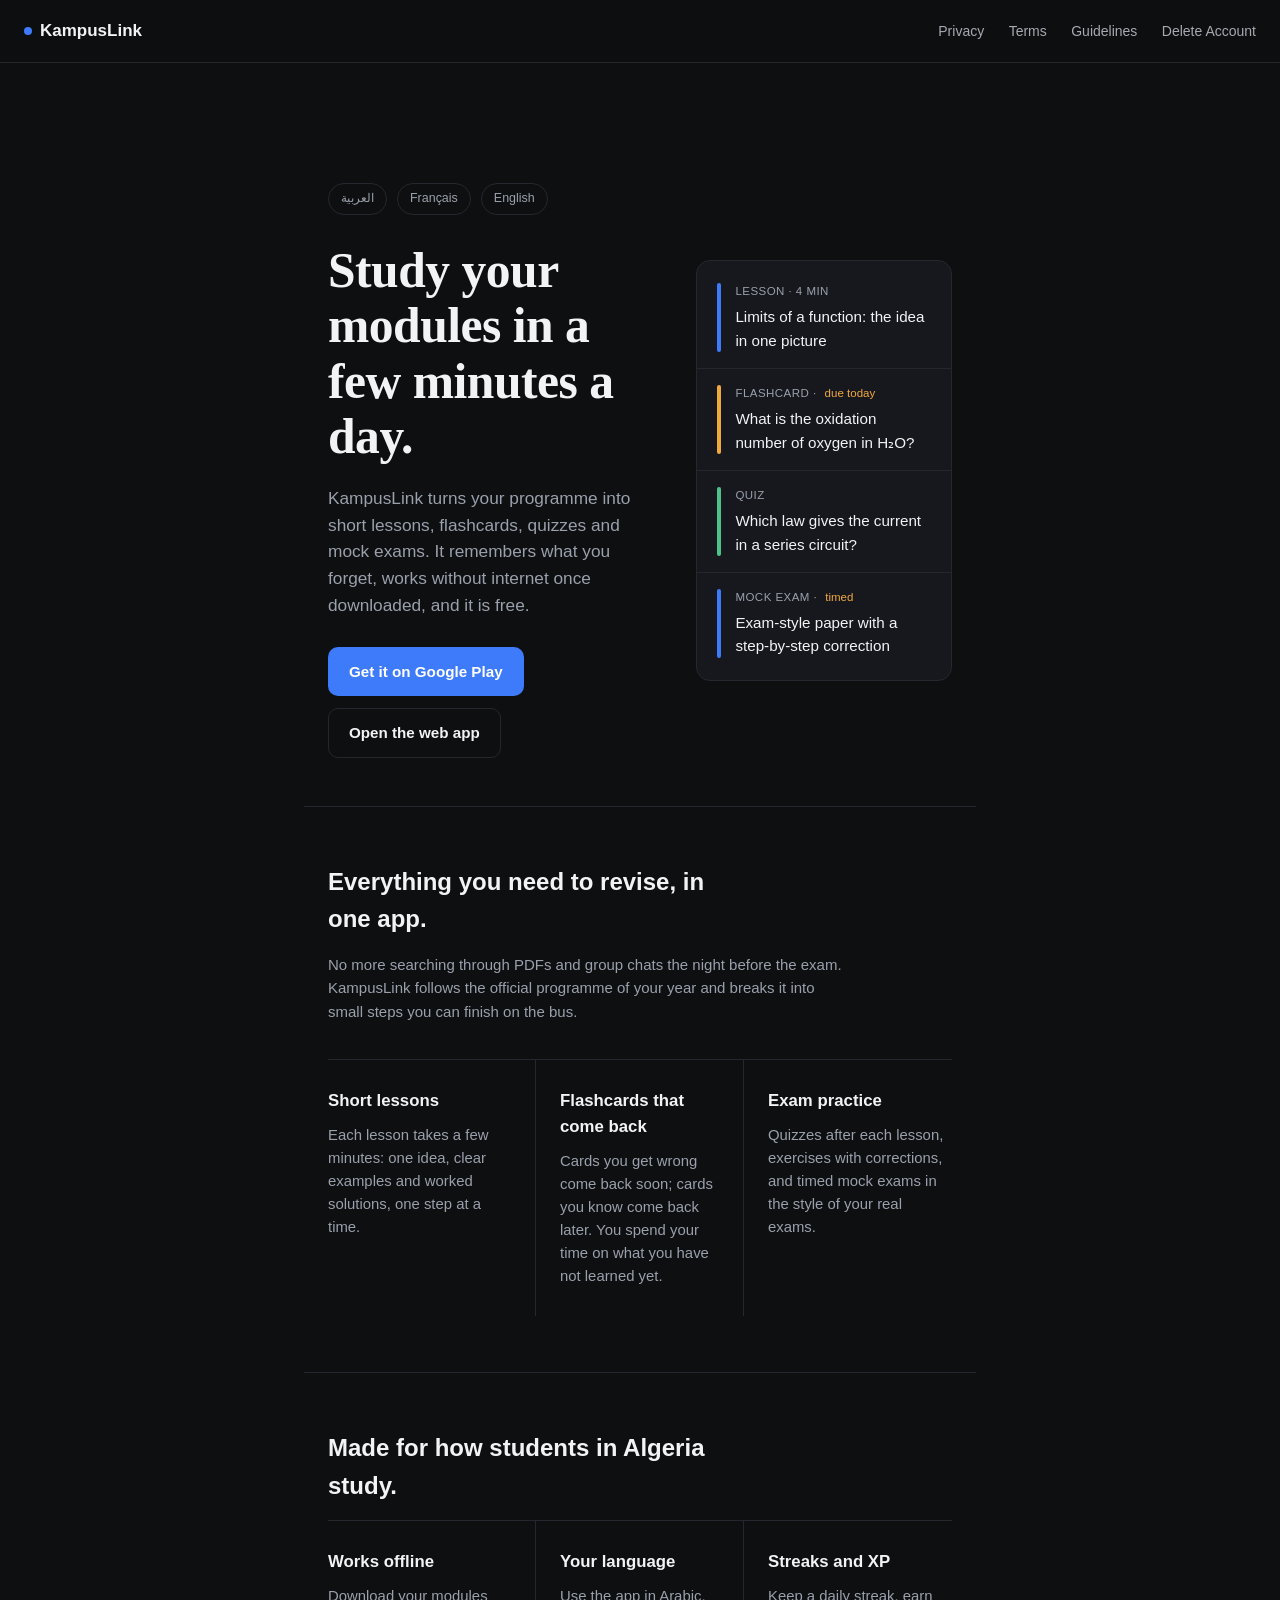
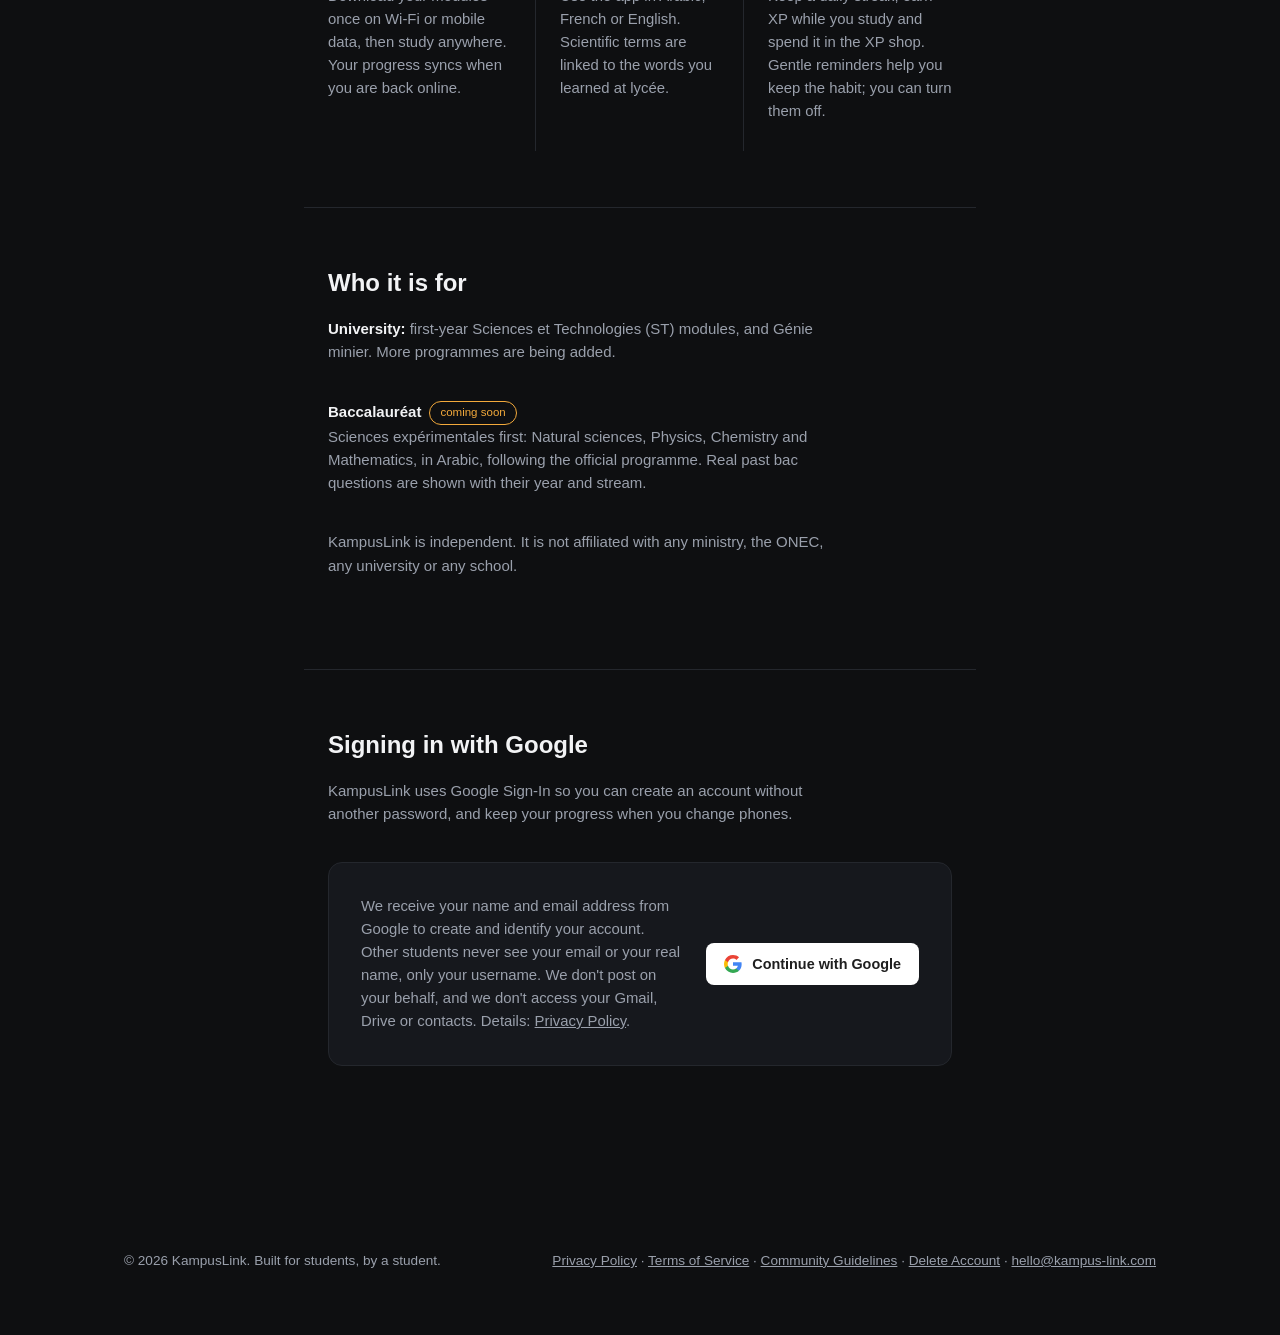
<file: index.html>
<!DOCTYPE html>
<html lang="en">
<head>
<meta charset="UTF-8">
<meta name="viewport" content="width=device-width, initial-scale=1.0">
<title>KampusLink — Short lessons, flashcards and real exam practice for students in Algeria</title>
<meta name="description" content="KampusLink is a free study app for students in Algeria: short lessons, flashcards that come back at the right time, quizzes and mock exams. Works offline, in Arabic, French and English.">
<link rel="stylesheet" href="styles.css">
<style>
  :root{
    --ink:#0E0F11;
    --panel:#16181D;
    --panel-line:#24272D;
    --blue:#3E7BFA;
    --amber:#F2A93B;
    --text:#F2F3F5;
    --muted:#9AA0AC;
  }
  *{box-sizing:border-box;}
  body{
    background:var(--ink);
    color:var(--text);
    font-family:'Inter',-apple-system,BlinkMacSystemFont,'Segoe UI',sans-serif;
    margin:0;
    line-height:1.55;
  }
  .kl-headline{
    font-family:Georgia,'Iowan Old Style','Times New Roman',serif;
    font-weight:600;
    letter-spacing:-0.01em;
  }
  a{color:inherit;}
  .kl-hero{
    max-width:1080px;
    margin:0 auto;
    padding:72px 24px 48px;
    display:grid;
    grid-template-columns:1.1fr 0.9fr;
    gap:56px;
    align-items:center;
  }
  .kl-hero h1{
    font-size:clamp(2.1rem,4.2vw,3.1rem);
    line-height:1.12;
    margin:0 0 20px;
  }
  .kl-hero p.lede{
    font-size:1.08rem;
    color:var(--muted);
    max-width:46ch;
    margin:0 0 28px;
  }
  .kl-langs{
    display:flex;
    gap:10px;
    margin-bottom:28px;
  }
  .kl-langs span{
    font-size:0.78rem;
    color:var(--muted);
    border:1px solid var(--panel-line);
    border-radius:999px;
    padding:5px 12px;
  }
  .kl-cta-row{display:flex;flex-wrap:wrap;gap:12px;}
  .kl-btn{
    display:inline-flex;
    align-items:center;
    gap:8px;
    padding:12px 20px;
    border-radius:10px;
    font-weight:600;
    font-size:0.95rem;
    text-decoration:none;
    border:1px solid transparent;
  }
  .kl-btn.primary{background:var(--blue);color:#fff;}
  .kl-btn.ghost{border-color:var(--panel-line);color:var(--text);}

  /* "front page" feed mockup */
  .kl-feed{
    background:var(--panel);
    border:1px solid var(--panel-line);
    border-radius:14px;
    padding:6px 0;
    overflow:hidden;
  }
  .kl-feed-item{
    display:grid;
    grid-template-columns:4px 1fr;
    gap:14px;
    padding:16px 20px;
    border-bottom:1px solid var(--panel-line);
  }
  .kl-feed-item:last-child{border-bottom:none;}
  .kl-feed-bar{border-radius:3px;}
  .kl-feed-item.news .kl-feed-bar{background:var(--blue);}
  .kl-feed-item.community .kl-feed-bar{background:var(--amber);}
  .kl-feed-item.market .kl-feed-bar{background:#4CC38A;}
  .kl-soon{display:inline-block;font-size:0.72rem;color:var(--amber);border:1px solid var(--amber);border-radius:999px;padding:2px 10px;margin-left:8px;vertical-align:middle;}
  .kl-feed-tag{
    font-size:0.72rem;
    color:var(--muted);
    text-transform:uppercase;
    letter-spacing:0.04em;
    margin-bottom:4px;
    display:flex;
    gap:8px;
    align-items:center;
  }
  .kl-feed-tag .trust{
    color:var(--amber);
    text-transform:none;
    letter-spacing:0;
  }
  .kl-feed-title{font-size:0.95rem;color:var(--text);}

  section.kl-block{
    max-width:1080px;
    margin:0 auto;
    padding:56px 24px;
    border-top:1px solid var(--panel-line);
  }
  section.kl-block h2{
    font-size:1.5rem;
    max-width:30ch;
    margin:0 0 16px;
  }
  section.kl-block > p.intro{
    color:var(--muted);
    max-width:62ch;
    margin:0 0 36px;
  }

  .kl-pillars{
    display:grid;
    grid-template-columns:repeat(3,1fr);
    gap:0;
    border-top:1px solid var(--panel-line);
  }
  .kl-pillar{
    padding:28px 24px 28px 0;
    border-right:1px solid var(--panel-line);
  }
  .kl-pillar:last-child{border-right:none;padding-right:0;}
  .kl-pillar:not(:first-child){padding-left:24px;}
  .kl-pillar h3{margin:0 0 10px;font-size:1.05rem;}
  .kl-pillar p{margin:0;color:var(--muted);font-size:0.93rem;}

  .kl-signin{
    background:var(--panel);
    border:1px solid var(--panel-line);
    border-radius:14px;
    padding:32px;
    display:grid;
    grid-template-columns:1fr auto;
    gap:24px;
    align-items:center;
  }
  .kl-signin p{margin:0;color:var(--muted);max-width:52ch;font-size:0.93rem;}
  .kl-google-btn{
    display:inline-flex;
    align-items:center;
    gap:10px;
    background:#fff;
    color:#1F1F1F;
    padding:10px 18px;
    border-radius:8px;
    font-weight:600;
    font-size:0.9rem;
    white-space:nowrap;
  }

  footer.kl-foot{
    max-width:1080px;
    margin:0 auto;
    padding:32px 24px 64px;
    display:flex;
    justify-content:space-between;
    flex-wrap:wrap;
    gap:12px;
    color:var(--muted);
    font-size:0.85rem;
  }
  footer.kl-foot a{text-decoration:underline;}

  @media (max-width:760px){
    .kl-hero{grid-template-columns:1fr;padding-top:48px;}
    .kl-pillars{grid-template-columns:1fr;}
    .kl-pillar{border-right:none;border-bottom:1px solid var(--panel-line);padding:24px 0;}
    .kl-pillar:not(:first-child){padding-left:0;}
    .kl-signin{grid-template-columns:1fr;}
  }
</style>
</head>
<body>

<header>
  <a href="/" class="logo"><span class="dot"></span>KampusLink</a>
  <nav>
    <a href="privacy.html">Privacy</a>
    <a href="terms.html">Terms</a>
    <a href="community-guidelines.html">Guidelines</a>
    <a href="delete-account.html">Delete Account</a>
  </nav>
</header>

<main>

  <section class="kl-hero">
    <div>
      <div class="kl-langs">
        <span>العربية</span>
        <span>Français</span>
        <span>English</span>
      </div>
      <h1 class="kl-headline">Study your modules in a few minutes a day.</h1>
      <p class="lede">KampusLink turns your programme into short lessons, flashcards, quizzes and mock exams. It remembers what you forget, works without internet once downloaded, and it is free.</p>
      <div class="kl-cta-row">
        <a href="https://play.google.com/store/apps/details?id=com.kampuslink.kampuslink" class="kl-btn primary">Get it on Google Play</a>
        <a href="https://kampus-link.com" class="kl-btn ghost">Open the web app</a>
      </div>
    </div>

    <div class="kl-feed" aria-hidden="true">
      <div class="kl-feed-item news">
        <div class="kl-feed-bar"></div>
        <div>
          <div class="kl-feed-tag">Lesson · 4 min</div>
          <div class="kl-feed-title">Limits of a function: the idea in one picture</div>
        </div>
      </div>
      <div class="kl-feed-item community">
        <div class="kl-feed-bar"></div>
        <div>
          <div class="kl-feed-tag">Flashcard · <span class="trust">due today</span></div>
          <div class="kl-feed-title">What is the oxidation number of oxygen in H₂O?</div>
        </div>
      </div>
      <div class="kl-feed-item market">
        <div class="kl-feed-bar"></div>
        <div>
          <div class="kl-feed-tag">Quiz</div>
          <div class="kl-feed-title">Which law gives the current in a series circuit?</div>
        </div>
      </div>
      <div class="kl-feed-item news">
        <div class="kl-feed-bar"></div>
        <div>
          <div class="kl-feed-tag">Mock exam · <span class="trust">timed</span></div>
          <div class="kl-feed-title">Exam-style paper with a step-by-step correction</div>
        </div>
      </div>
    </div>
  </section>

  <section class="kl-block" id="what-it-does">
    <h2>Everything you need to revise, in one app.</h2>
    <p class="intro">No more searching through PDFs and group chats the night before the exam. KampusLink follows the official programme of your year and breaks it into small steps you can finish on the bus.</p>

    <div class="kl-pillars">
      <div class="kl-pillar">
        <h3>Short lessons</h3>
        <p>Each lesson takes a few minutes: one idea, clear examples and worked solutions, one step at a time.</p>
      </div>
      <div class="kl-pillar">
        <h3>Flashcards that come back</h3>
        <p>Cards you get wrong come back soon; cards you know come back later. You spend your time on what you have not learned yet.</p>
      </div>
      <div class="kl-pillar">
        <h3>Exam practice</h3>
        <p>Quizzes after each lesson, exercises with corrections, and timed mock exams in the style of your real exams.</p>
      </div>
    </div>
  </section>

  <section class="kl-block">
    <h2>Made for how students in Algeria study.</h2>
    <div class="kl-pillars">
      <div class="kl-pillar">
        <h3>Works offline</h3>
        <p>Download your modules once on Wi-Fi or mobile data, then study anywhere. Your progress syncs when you are back online.</p>
      </div>
      <div class="kl-pillar">
        <h3>Your language</h3>
        <p>Use the app in Arabic, French or English. Scientific terms are linked to the words you learned at lycée.</p>
      </div>
      <div class="kl-pillar">
        <h3>Streaks and XP</h3>
        <p>Keep a daily streak, earn XP while you study and spend it in the XP shop. Gentle reminders help you keep the habit; you can turn them off.</p>
      </div>
    </div>
  </section>

  <section class="kl-block" id="modules">
    <h2>Who it is for</h2>
    <p class="intro"><strong>University:</strong> first-year Sciences et Technologies (ST) modules, and Génie minier. More programmes are being added.</p>
    <p class="intro"><strong>Baccalauréat</strong><span class="kl-soon">coming soon</span><br>Sciences expérimentales first: Natural sciences, Physics, Chemistry and Mathematics, in Arabic, following the official programme. Real past bac questions are shown with their year and stream.</p>
    <p class="intro">KampusLink is independent. It is not affiliated with any ministry, the ONEC, any university or any school.</p>
  </section>

  <section class="kl-block" id="google-sign-in">
    <h2>Signing in with Google</h2>
    <p class="intro">KampusLink uses Google Sign-In so you can create an account without another password, and keep your progress when you change phones.</p>
    <div class="kl-signin">
      <p>We receive your name and email address from Google to create and identify your account. Other students never see your email or your real name, only your username. We don't post on your behalf, and we don't access your Gmail, Drive or contacts. Details: <a href="privacy.html">Privacy Policy</a>.</p>
      <span class="kl-google-btn">
        <svg width="18" height="18" viewBox="0 0 18 18"><path fill="#4285F4" d="M17.64 9.2c0-.64-.06-1.25-.16-1.84H9v3.48h4.84c-.21 1.13-.85 2.09-1.81 2.73v2.27h2.93c1.71-1.58 2.7-3.9 2.7-6.64z"/><path fill="#34A853" d="M9 18c2.43 0 4.47-.8 5.96-2.18l-2.93-2.27c-.81.55-1.85.87-3.03.87-2.33 0-4.3-1.57-5.01-3.68H.96v2.34C2.44 15.98 5.48 18 9 18z"/><path fill="#FBBC05" d="M3.99 10.74A5.4 5.4 0 013.7 9c0-.6.1-1.2.29-1.74V4.92H.96A9 9 0 000 9c0 1.45.35 2.83.96 4.08l3.03-2.34z"/><path fill="#EA4335" d="M9 3.58c1.32 0 2.51.45 3.44 1.35l2.6-2.6C13.46.89 11.43 0 9 0 5.48 0 2.44 2.02.96 4.92l3.03 2.34C4.7 5.15 6.67 3.58 9 3.58z"/></svg>
        Continue with Google
      </span>
    </div>
  </section>

</main>

<footer class="kl-foot">
  <span>© 2026 KampusLink. Built for students, by a student.</span>
  <span>
    <a href="privacy.html">Privacy Policy</a> ·
    <a href="terms.html">Terms of Service</a> ·
    <a href="community-guidelines.html">Community Guidelines</a> ·
    <a href="delete-account.html">Delete Account</a> ·
    <a href="mailto:hello@kampus-link.com">hello@kampus-link.com</a>
  </span>
</footer>

</body>
</html>
</file>
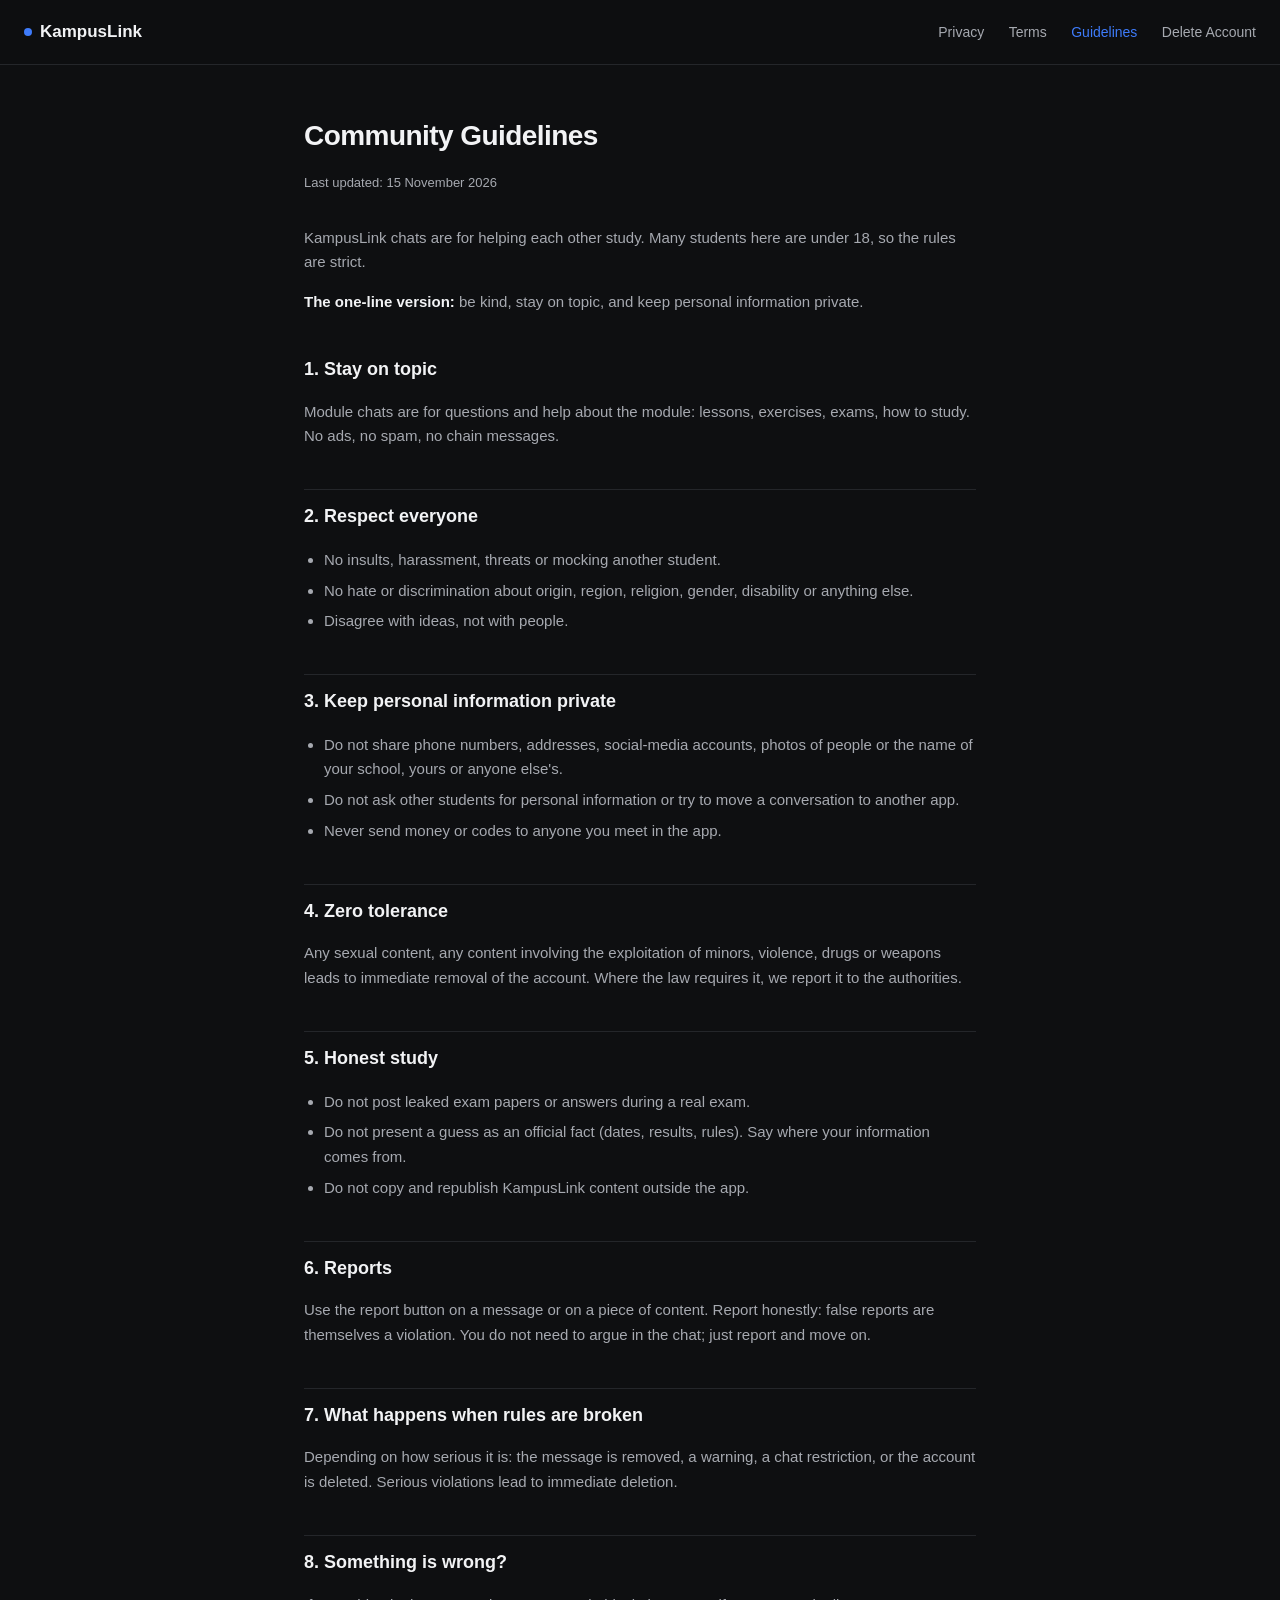
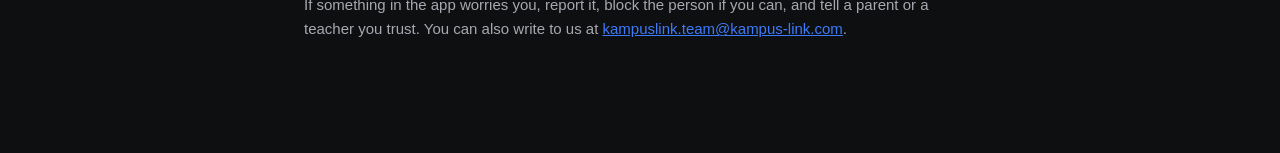
<file: community-guidelines.html>
<!DOCTYPE html>
<html lang="en">
<head>
<meta charset="UTF-8">
<meta name="viewport" content="width=device-width, initial-scale=1.0">
<title>Community Guidelines — KampusLink</title>
<link rel="stylesheet" href="styles.css">
</head>
<body>
<header>
  <a href="/" class="logo"><span class="dot"></span>KampusLink</a>
  <nav>
    <a href="privacy.html">Privacy</a>
    <a href="terms.html">Terms</a>
    <a href="community-guidelines.html" class="active">Guidelines</a>
    <a href="delete-account.html">Delete Account</a>
  </nav>
</header>
<main>
  <h1>Community Guidelines</h1>
  <p class="updated">Last updated: 15 November 2026</p>

  <p>KampusLink chats are for helping each other study. Many students here are under 18, so the rules are strict.</p>
  <p><strong>The one-line version:</strong> be kind, stay on topic, and keep personal information private.</p>

  <h2>1. Stay on topic</h2>
  <p>Module chats are for questions and help about the module: lessons, exercises, exams, how to study. No ads, no spam, no chain messages.</p>

  <h2>2. Respect everyone</h2>
  <ul>
    <li>No insults, harassment, threats or mocking another student.</li>
    <li>No hate or discrimination about origin, region, religion, gender, disability or anything else.</li>
    <li>Disagree with ideas, not with people.</li>
  </ul>

  <h2>3. Keep personal information private</h2>
  <ul>
    <li>Do not share phone numbers, addresses, social-media accounts, photos of people or the name of your school, yours or anyone else's.</li>
    <li>Do not ask other students for personal information or try to move a conversation to another app.</li>
    <li>Never send money or codes to anyone you meet in the app.</li>
  </ul>

  <h2>4. Zero tolerance</h2>
  <p>Any sexual content, any content involving the exploitation of minors, violence, drugs or weapons leads to immediate removal of the account. Where the law requires it, we report it to the authorities.</p>

  <h2>5. Honest study</h2>
  <ul>
    <li>Do not post leaked exam papers or answers during a real exam.</li>
    <li>Do not present a guess as an official fact (dates, results, rules). Say where your information comes from.</li>
    <li>Do not copy and republish KampusLink content outside the app.</li>
  </ul>

  <h2>6. Reports</h2>
  <p>Use the report button on a message or on a piece of content. Report honestly: false reports are themselves a violation. You do not need to argue in the chat; just report and move on.</p>

  <h2>7. What happens when rules are broken</h2>
  <p>Depending on how serious it is: the message is removed, a warning, a chat restriction, or the account is deleted. Serious violations lead to immediate deletion.</p>

  <h2>8. Something is wrong?</h2>
  <p>If something in the app worries you, report it, block the person if you can, and tell a parent or a teacher you trust. You can also write to us at <a href="mailto:hello@kampus-link.com">kampuslink.team@kampus-link.com</a>.</p>

</main>
</body>
</html>
</file>
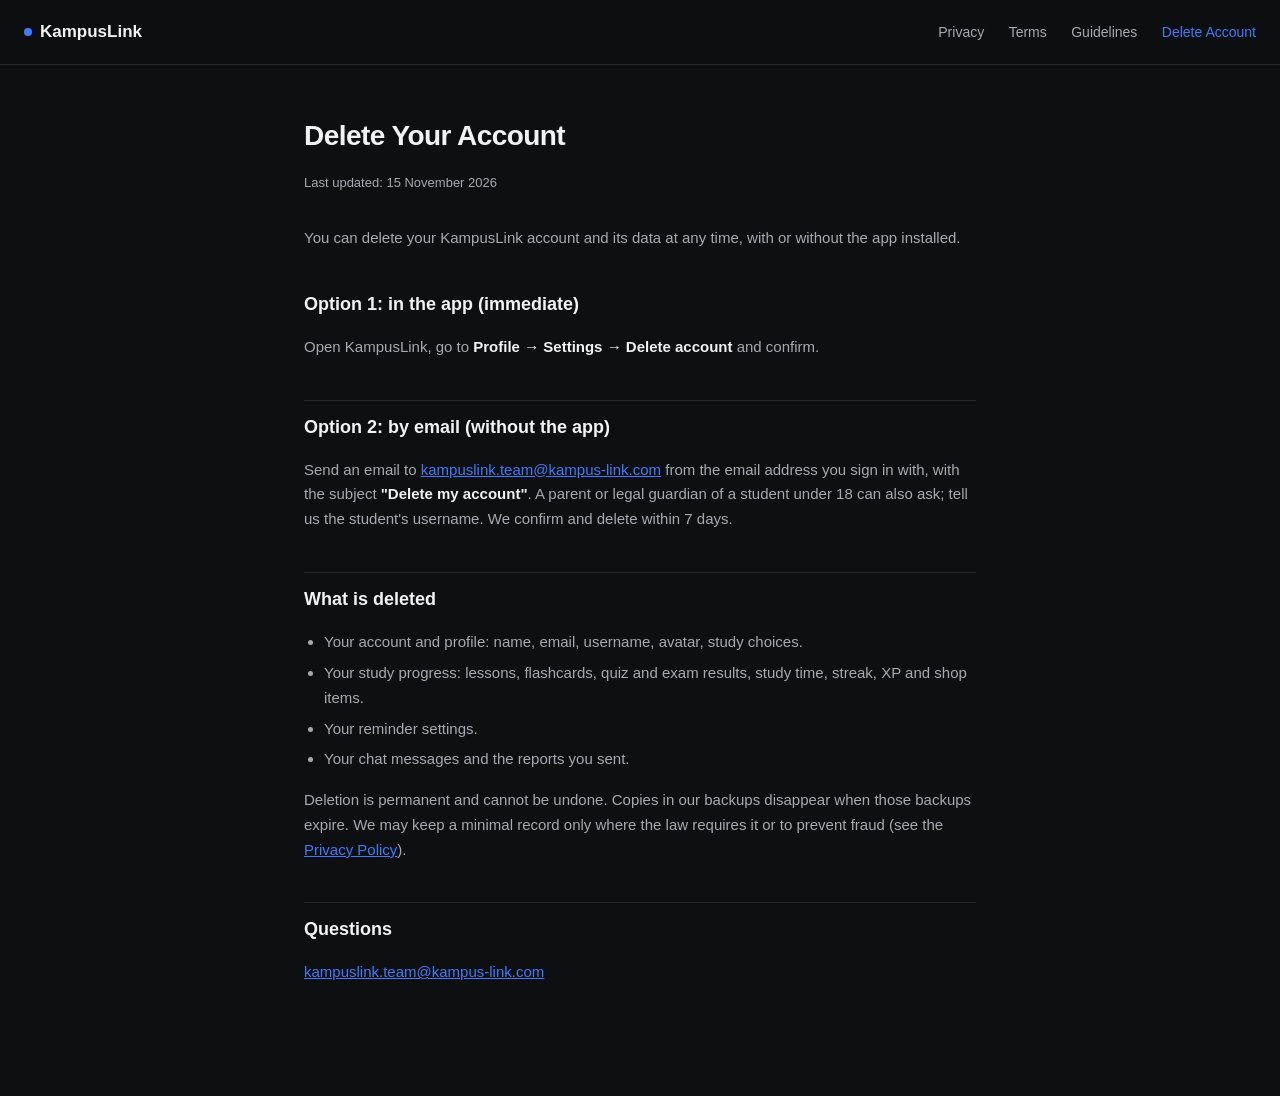
<file: delete-account.html>
<!DOCTYPE html>
<html lang="en">
<head>
<meta charset="UTF-8">
<meta name="viewport" content="width=device-width, initial-scale=1.0">
<title>Delete Account — KampusLink</title>
<link rel="stylesheet" href="styles.css">
</head>
<body>
<header>
  <a href="/" class="logo"><span class="dot"></span>KampusLink</a>
  <nav>
    <a href="privacy.html">Privacy</a>
    <a href="terms.html">Terms</a>
    <a href="community-guidelines.html">Guidelines</a>
    <a href="delete-account.html" class="active">Delete Account</a>
  </nav>
</header>
<main>
  <h1>Delete Your Account</h1>
  <p class="updated">Last updated: 15 November 2026</p>

  <p>You can delete your KampusLink account and its data at any time, with or without the app installed.</p>

  <h2>Option 1: in the app (immediate)</h2>
  <p>Open KampusLink, go to <strong>Profile → Settings → Delete account</strong> and confirm.</p>

  <h2>Option 2: by email (without the app)</h2>
  <p>Send an email to <a href="mailto:kampuslink.team@kampus-link.com">kampuslink.team@kampus-link.com</a> from the email address you sign in with, with the subject <strong>"Delete my account"</strong>. A parent or legal guardian of a student under 18 can also ask; tell us the student's username. We confirm and delete within 7 days.</p>

  <h2>What is deleted</h2>
  <ul>
    <li>Your account and profile: name, email, username, avatar, study choices.</li>
    <li>Your study progress: lessons, flashcards, quiz and exam results, study time, streak, XP and shop items.</li>
    <li>Your reminder settings.</li>
    <li>Your chat messages and the reports you sent.</li>
  </ul>
  <p>Deletion is permanent and cannot be undone. Copies in our backups disappear when those backups expire. We may keep a minimal record only where the law requires it or to prevent fraud (see the <a href="privacy.html">Privacy Policy</a>).</p>

  <h2>Questions</h2>
  <p><a href="mailto:hello@kampus-link.com">kampuslink.team@kampus-link.com</a></p>

</main>
</body>
</html>
</file>
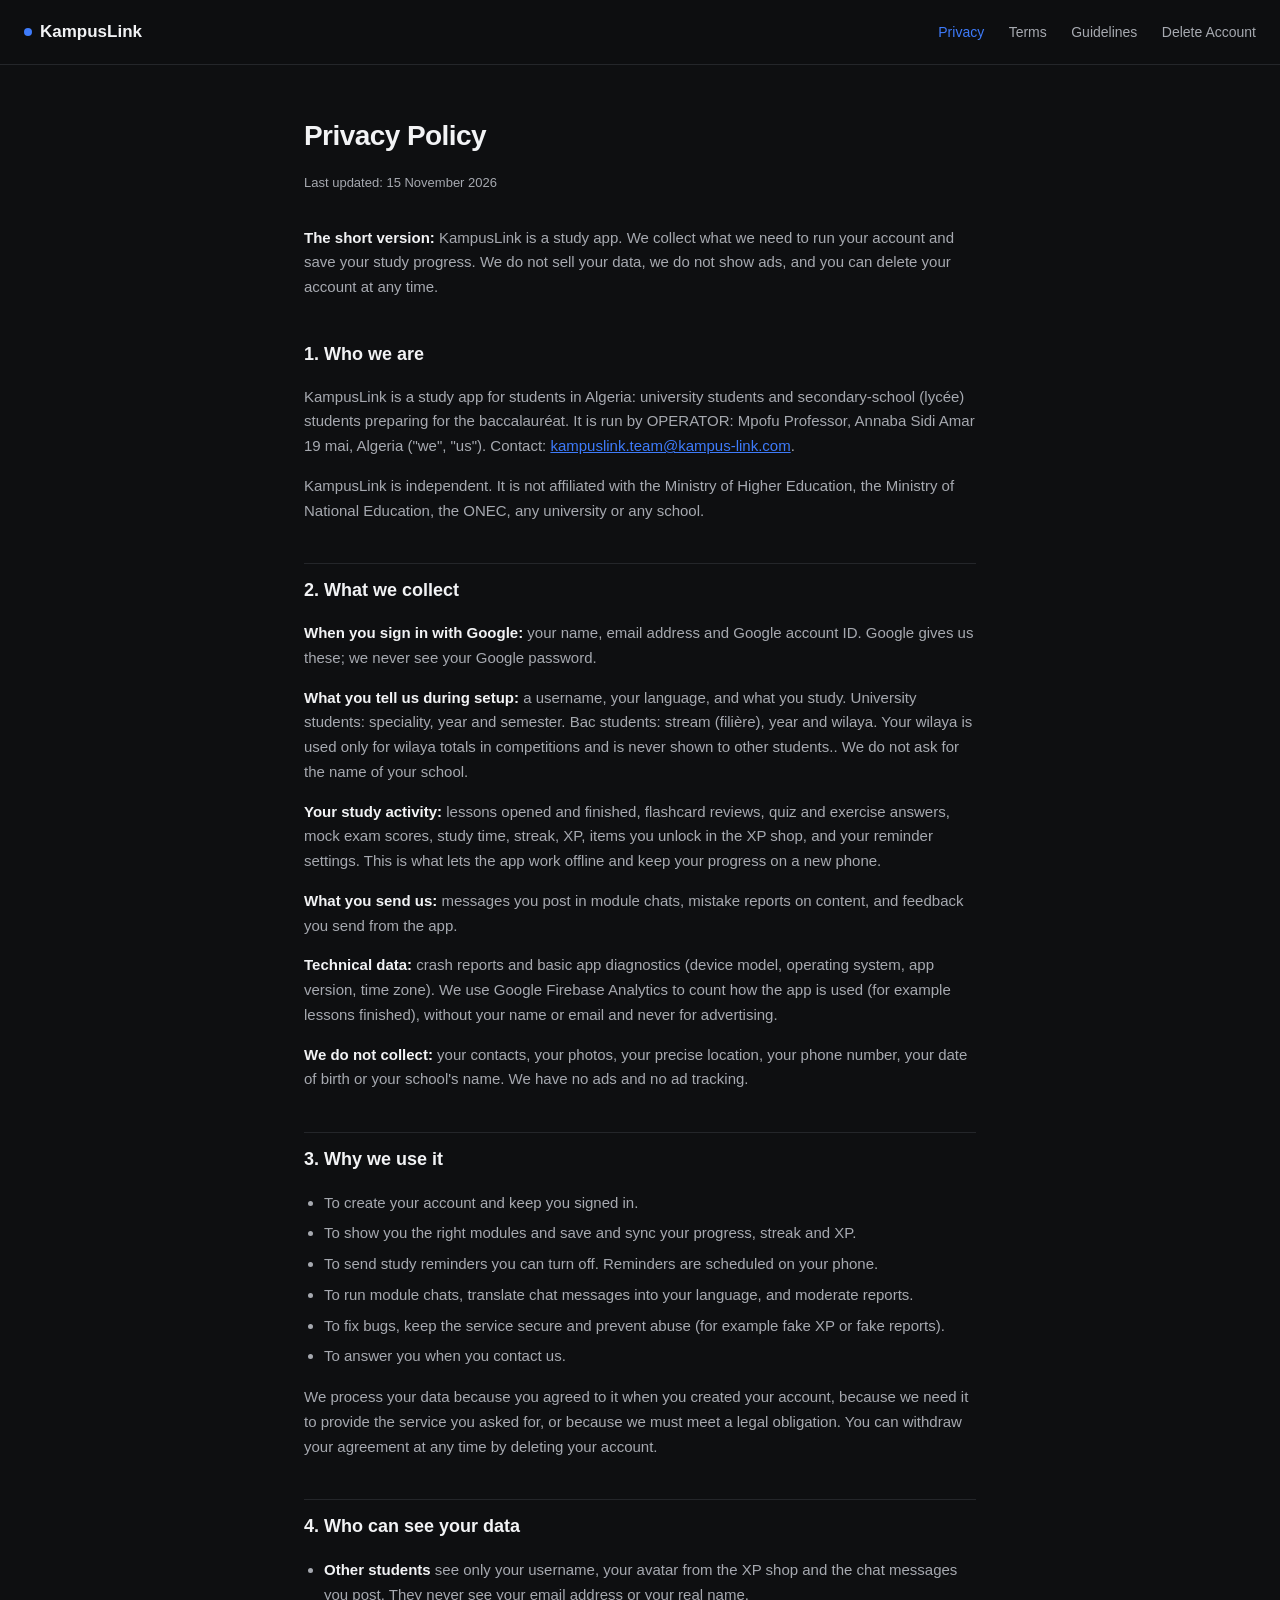
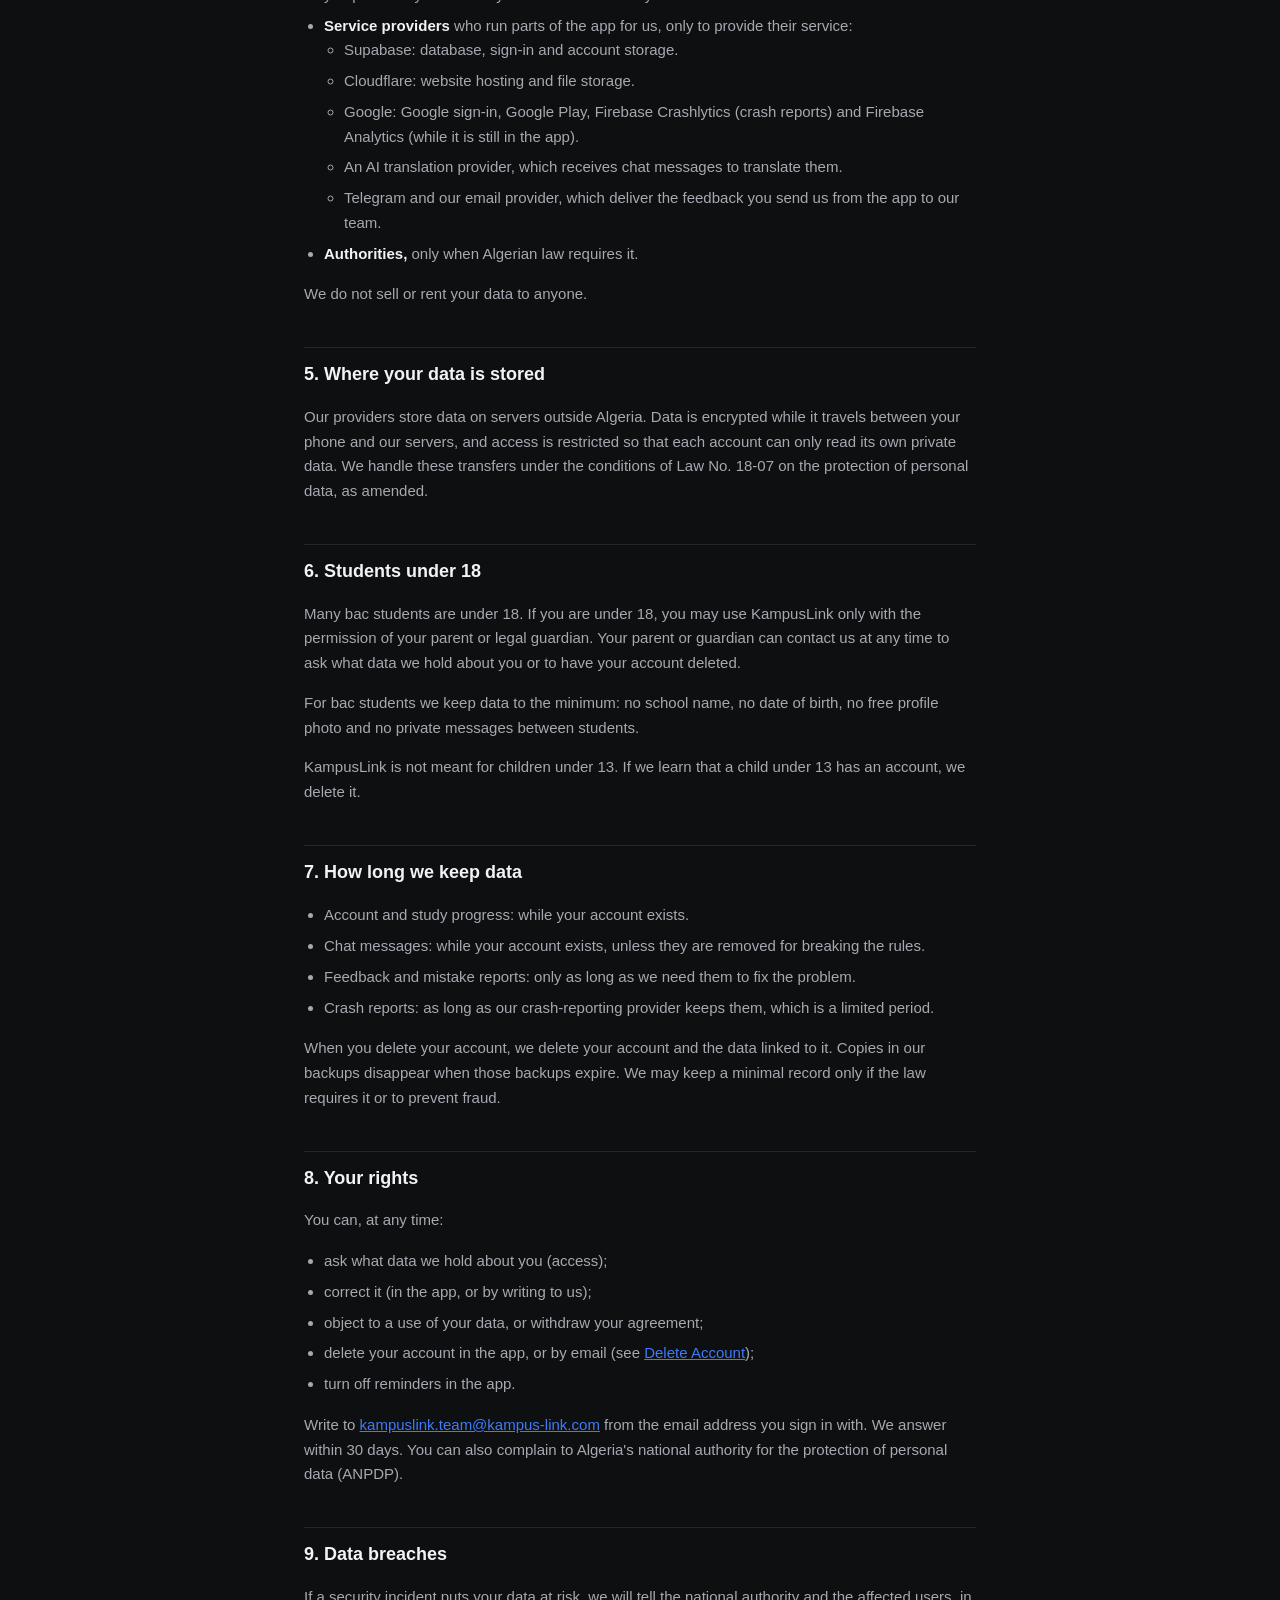
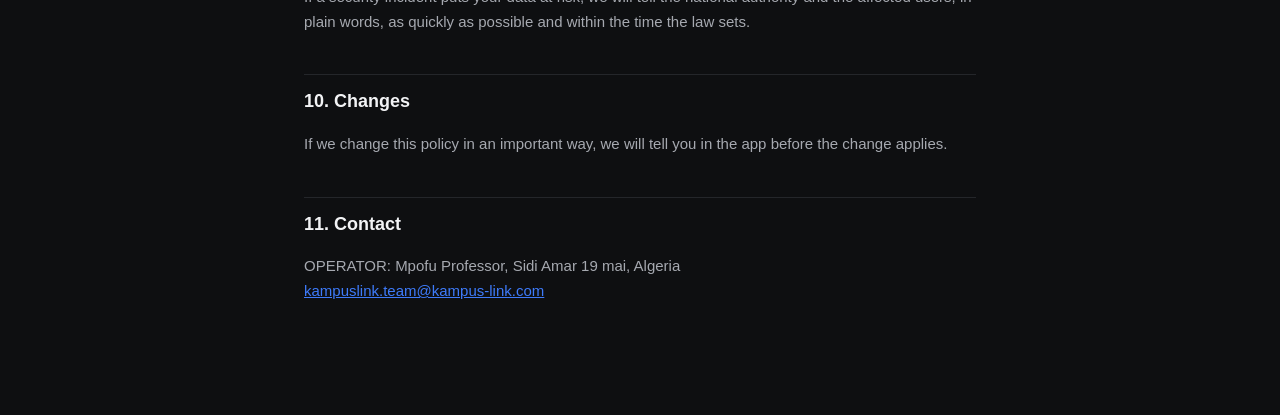
<file: privacy.html>
<!DOCTYPE html>
<html lang="en">
<head>
<meta charset="UTF-8">
<meta name="viewport" content="width=device-width, initial-scale=1.0">
<title>Privacy Policy — KampusLink</title>
<link rel="stylesheet" href="styles.css">
</head>
<body>
<header>
  <a href="/" class="logo"><span class="dot"></span>KampusLink</a>
  <nav>
    <a href="privacy.html" class="active">Privacy</a>
    <a href="terms.html">Terms</a>
    <a href="community-guidelines.html">Guidelines</a>
    <a href="delete-account.html">Delete Account</a>
  </nav>
</header>
<main>
  <h1>Privacy Policy</h1>
  <p class="updated">Last updated: 15 November 2026</p>

  <p><strong>The short version:</strong> KampusLink is a study app. We collect what we need to run your account and save your study progress. We do not sell your data, we do not show ads, and you can delete your account at any time.</p>

  <h2>1. Who we are</h2>
  <p>KampusLink is a study app for students in Algeria: university students and secondary-school (lycée) students preparing for the baccalauréat. It is run by OPERATOR: Mpofu Professor, Annaba Sidi Amar 19 mai, Algeria ("we", "us"). Contact: <a href="mailto:kampuslink.team@kampus-link.com">kampuslink.team@kampus-link.com</a>.</p>
  <p>KampusLink is independent. It is not affiliated with the Ministry of Higher Education, the Ministry of National Education, the ONEC, any university or any school.</p>

  <h2>2. What we collect</h2>
  <p><strong>When you sign in with Google:</strong> your name, email address and Google account ID. Google gives us these; we never see your Google password.</p>
  <p><strong>What you tell us during setup:</strong> a username, your language, and what you study. University students: speciality, year and semester. Bac students: stream (filière), year and wilaya. Your wilaya is used only for wilaya totals in competitions and is never shown to other students.. We do not ask for the name of your school.</p>
  <p><strong>Your study activity:</strong> lessons opened and finished, flashcard reviews, quiz and exercise answers, mock exam scores, study time, streak, XP, items you unlock in the XP shop, and your reminder settings. This is what lets the app work offline and keep your progress on a new phone.</p>
  <p><strong>What you send us:</strong> messages you post in module chats, mistake reports on content, and feedback you send from the app.</p>
  <p><strong>Technical data:</strong> crash reports and basic app diagnostics (device model, operating system, app version, time zone). We use Google Firebase Analytics to count how the app is used (for example lessons finished), without your name or email and never for advertising.</p>
  <p><strong>We do not collect:</strong> your contacts, your photos, your precise location, your phone number, your date of birth or your school's name. We have no ads and no ad tracking.</p>

  <h2>3. Why we use it</h2>
  <ul>
    <li>To create your account and keep you signed in.</li>
    <li>To show you the right modules and save and sync your progress, streak and XP.</li>
    <li>To send study reminders you can turn off. Reminders are scheduled on your phone.</li>
    <li>To run module chats, translate chat messages into your language, and moderate reports.</li>
    <li>To fix bugs, keep the service secure and prevent abuse (for example fake XP or fake reports).</li>
    <li>To answer you when you contact us.</li>
  </ul>
  <p>We process your data because you agreed to it when you created your account, because we need it to provide the service you asked for, or because we must meet a legal obligation. You can withdraw your agreement at any time by deleting your account.</p>

  <h2>4. Who can see your data</h2>
  <ul>
    <li><strong>Other students</strong> see only your username, your avatar from the XP shop and the chat messages you post. They never see your email address or your real name.</li>
    <li><strong>Service providers</strong> who run parts of the app for us, only to provide their service:
      <ul>
        <li>Supabase: database, sign-in and account storage.</li>
        <li>Cloudflare: website hosting and file storage.</li>
        <li>Google: Google sign-in, Google Play, Firebase Crashlytics (crash reports) and Firebase Analytics (while it is still in the app).</li>
        <li>An AI translation provider, which receives chat messages to translate them.</li>
        <li>Telegram and our email provider, which deliver the feedback you send us from the app to our team.</li>
      </ul>
    </li>
    <li><strong>Authorities,</strong> only when Algerian law requires it.</li>
  </ul>
  <p>We do not sell or rent your data to anyone.</p>

  <h2>5. Where your data is stored</h2>
  <p>Our providers store data on servers outside Algeria. Data is encrypted while it travels between your phone and our servers, and access is restricted so that each account can only read its own private data. We handle these transfers under the conditions of Law No. 18-07 on the protection of personal data, as amended.</p>

  <h2>6. Students under 18</h2>
  <p>Many bac students are under 18. If you are under 18, you may use KampusLink only with the permission of your parent or legal guardian. Your parent or guardian can contact us at any time to ask what data we hold about you or to have your account deleted.</p>
  <p>For bac students we keep data to the minimum: no school name, no date of birth, no free profile photo and no private messages between students.</p>
  <p>KampusLink is not meant for children under 13. If we learn that a child under 13 has an account, we delete it.</p>

  <h2>7. How long we keep data</h2>
  <ul>
    <li>Account and study progress: while your account exists.</li>
    <li>Chat messages: while your account exists, unless they are removed for breaking the rules.</li>
    <li>Feedback and mistake reports: only as long as we need them to fix the problem.</li>
    <li>Crash reports: as long as our crash-reporting provider keeps them, which is a limited period.</li>
  </ul>
  <p>When you delete your account, we delete your account and the data linked to it. Copies in our backups disappear when those backups expire. We may keep a minimal record only if the law requires it or to prevent fraud.</p>

  <h2>8. Your rights</h2>
  <p>You can, at any time:</p>
  <ul>
    <li>ask what data we hold about you (access);</li>
    <li>correct it (in the app, or by writing to us);</li>
    <li>object to a use of your data, or withdraw your agreement;</li>
    <li>delete your account in the app, or by email (see <a href="delete-account.html">Delete Account</a>);</li>
    <li>turn off reminders in the app.</li>
  </ul>
  <p>Write to <a href="mailto:kampuslink.team@kampus-link.com">kampuslink.team@kampus-link.com</a> from the email address you sign in with. We answer within 30 days. You can also complain to Algeria's national authority for the protection of personal data (ANPDP).</p>

  <h2>9. Data breaches</h2>
  <p>If a security incident puts your data at risk, we will tell the national authority and the affected users, in plain words, as quickly as possible and within the time the law sets.</p>

  <h2>10. Changes</h2>
  <p>If we change this policy in an important way, we will tell you in the app before the change applies.</p>

  <h2>11. Contact</h2>
  <p>OPERATOR: Mpofu Professor, Sidi Amar 19 mai, Algeria<br><a href="mailto:kampuslink.team@kampus-link.com">kampuslink.team@kampus-link.com</a></p>

</main>
</body>
</html>
</file>
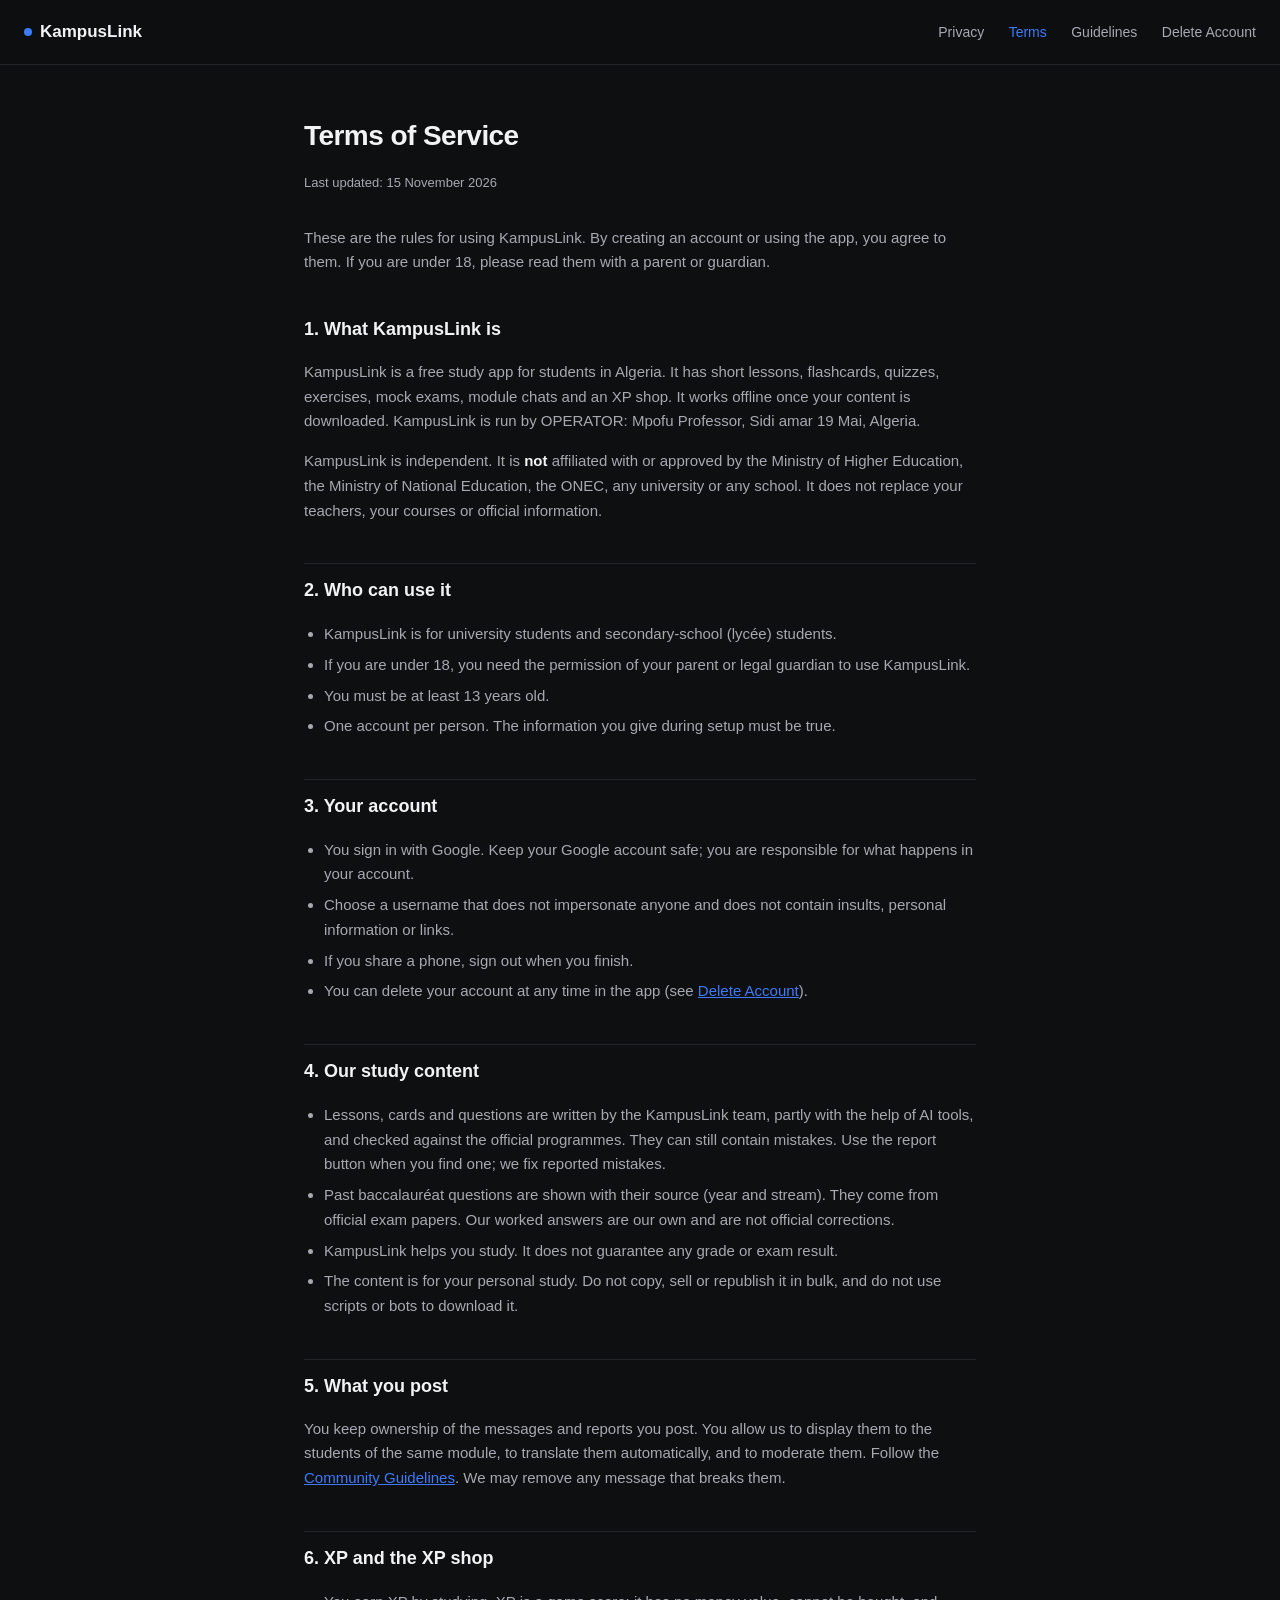
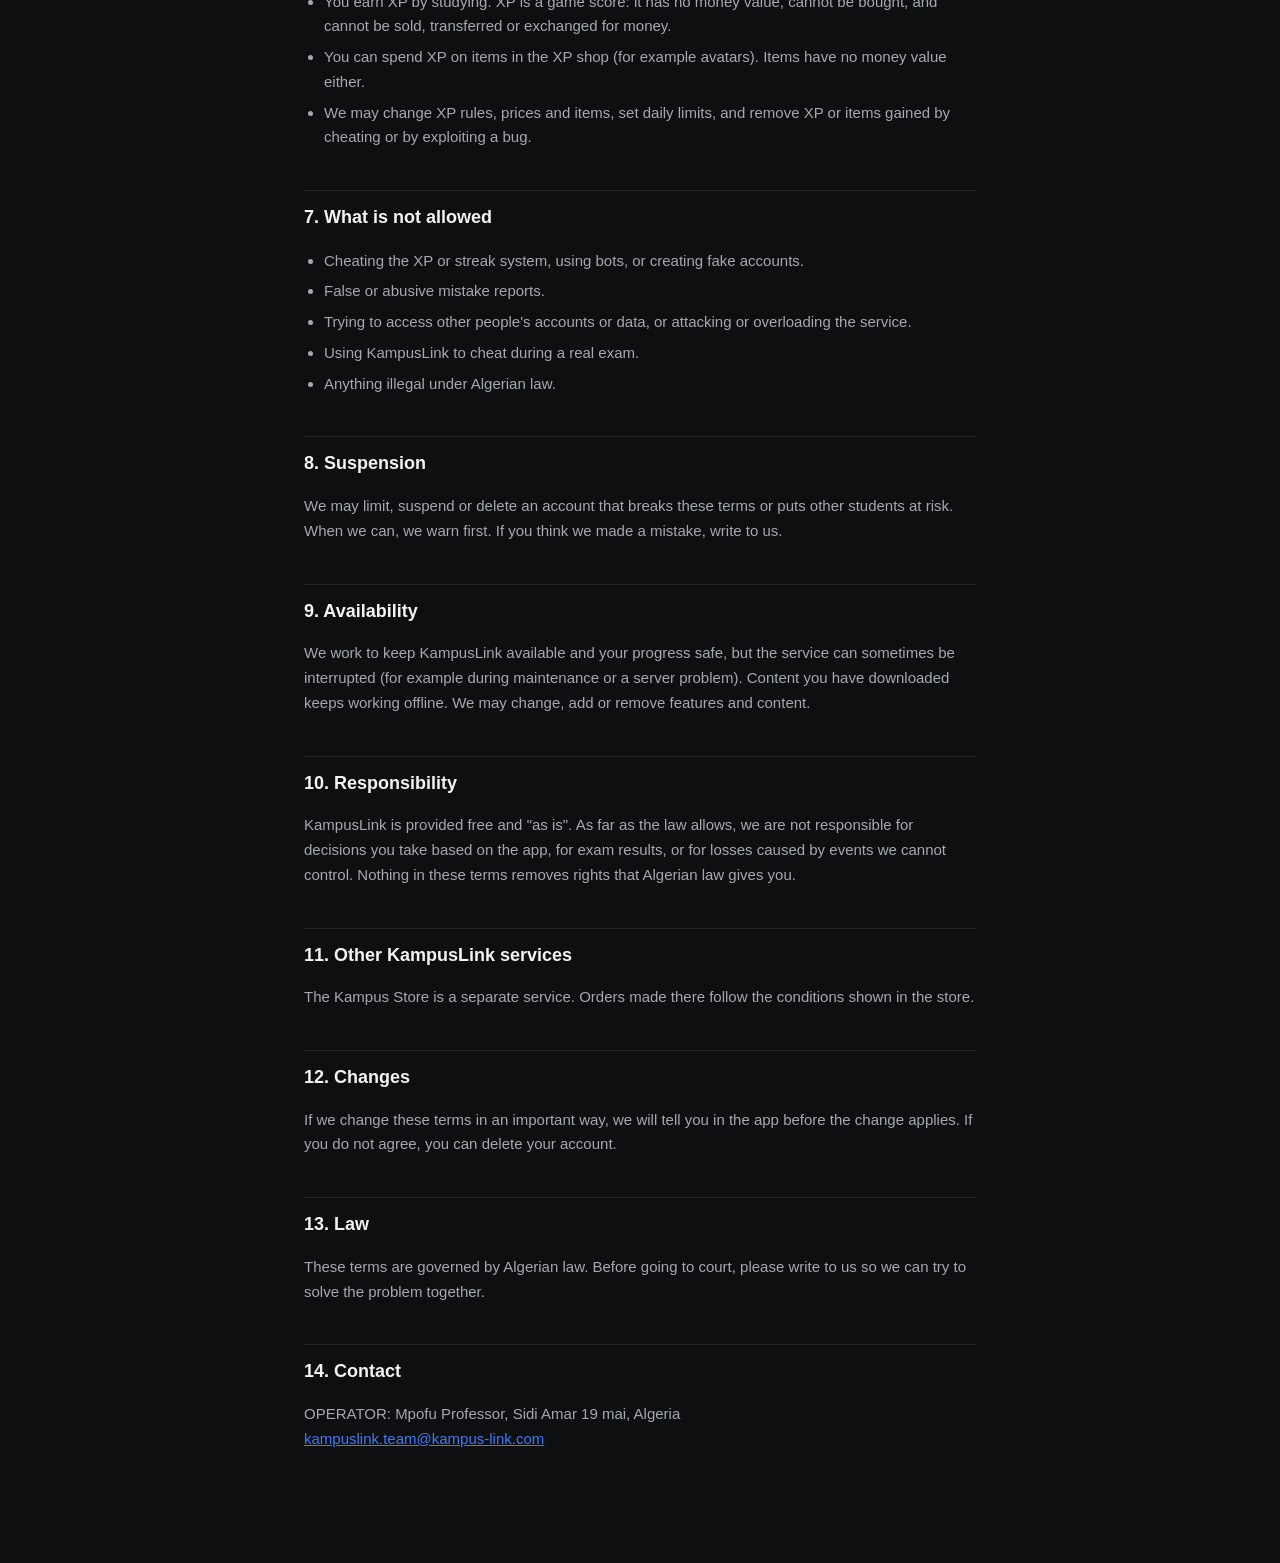
<file: terms.html>
<!DOCTYPE html>
<html lang="en">
<head>
<meta charset="UTF-8">
<meta name="viewport" content="width=device-width, initial-scale=1.0">
<title>Terms of Service — KampusLink</title>
<link rel="stylesheet" href="styles.css">
</head>
<body>
<header>
  <a href="/" class="logo"><span class="dot"></span>KampusLink</a>
  <nav>
    <a href="privacy.html">Privacy</a>
    <a href="terms.html" class="active">Terms</a>
    <a href="community-guidelines.html">Guidelines</a>
    <a href="delete-account.html">Delete Account</a>
  </nav>
</header>
<main>
  <h1>Terms of Service</h1>
  <p class="updated">Last updated: 15 November 2026</p>

  <p>These are the rules for using KampusLink. By creating an account or using the app, you agree to them. If you are under 18, please read them with a parent or guardian.</p>

  <h2>1. What KampusLink is</h2>
  <p>KampusLink is a free study app for students in Algeria. It has short lessons, flashcards, quizzes, exercises, mock exams, module chats and an XP shop. It works offline once your content is downloaded. KampusLink is run by OPERATOR: Mpofu Professor, Sidi amar 19 Mai, Algeria.</p>
  <p>KampusLink is independent. It is <strong>not</strong> affiliated with or approved by the Ministry of Higher Education, the Ministry of National Education, the ONEC, any university or any school. It does not replace your teachers, your courses or official information.</p>

  <h2>2. Who can use it</h2>
  <ul>
    <li>KampusLink is for university students and secondary-school (lycée) students.</li>
    <li>If you are under 18, you need the permission of your parent or legal guardian to use KampusLink.</li>
    <li>You must be at least 13 years old.</li>
    <li>One account per person. The information you give during setup must be true.</li>
  </ul>

  <h2>3. Your account</h2>
  <ul>
    <li>You sign in with Google. Keep your Google account safe; you are responsible for what happens in your account.</li>
    <li>Choose a username that does not impersonate anyone and does not contain insults, personal information or links.</li>
    <li>If you share a phone, sign out when you finish.</li>
    <li>You can delete your account at any time in the app (see <a href="delete-account.html">Delete Account</a>).</li>
  </ul>

  <h2>4. Our study content</h2>
  <ul>
    <li>Lessons, cards and questions are written by the KampusLink team, partly with the help of AI tools, and checked against the official programmes. They can still contain mistakes. Use the report button when you find one; we fix reported mistakes.</li>
    <li>Past baccalauréat questions are shown with their source (year and stream). They come from official exam papers. Our worked answers are our own and are not official corrections.</li>
    <li>KampusLink helps you study. It does not guarantee any grade or exam result.</li>
    <li>The content is for your personal study. Do not copy, sell or republish it in bulk, and do not use scripts or bots to download it.</li>
  </ul>

  <h2>5. What you post</h2>
  <p>You keep ownership of the messages and reports you post. You allow us to display them to the students of the same module, to translate them automatically, and to moderate them. Follow the <a href="community-guidelines.html">Community Guidelines</a>. We may remove any message that breaks them.</p>

  <h2>6. XP and the XP shop</h2>
  <ul>
    <li>You earn XP by studying. XP is a game score: it has no money value, cannot be bought, and cannot be sold, transferred or exchanged for money.</li>
    <li>You can spend XP on items in the XP shop (for example avatars). Items have no money value either.</li>
    <li>We may change XP rules, prices and items, set daily limits, and remove XP or items gained by cheating or by exploiting a bug.</li>
  </ul>

  <h2>7. What is not allowed</h2>
  <ul>
    <li>Cheating the XP or streak system, using bots, or creating fake accounts.</li>
    <li>False or abusive mistake reports.</li>
    <li>Trying to access other people's accounts or data, or attacking or overloading the service.</li>
    <li>Using KampusLink to cheat during a real exam.</li>
    <li>Anything illegal under Algerian law.</li>
  </ul>

  <h2>8. Suspension</h2>
  <p>We may limit, suspend or delete an account that breaks these terms or puts other students at risk. When we can, we warn first. If you think we made a mistake, write to us.</p>

  <h2>9. Availability</h2>
  <p>We work to keep KampusLink available and your progress safe, but the service can sometimes be interrupted (for example during maintenance or a server problem). Content you have downloaded keeps working offline. We may change, add or remove features and content.</p>

  <h2>10. Responsibility</h2>
  <p>KampusLink is provided free and "as is". As far as the law allows, we are not responsible for decisions you take based on the app, for exam results, or for losses caused by events we cannot control. Nothing in these terms removes rights that Algerian law gives you.</p>

  <h2>11. Other KampusLink services</h2>
  <p>The Kampus Store is a separate service. Orders made there follow the conditions shown in the store.</p>

  <h2>12. Changes</h2>
  <p>If we change these terms in an important way, we will tell you in the app before the change applies. If you do not agree, you can delete your account.</p>

  <h2>13. Law</h2>
  <p>These terms are governed by Algerian law. Before going to court, please write to us so we can try to solve the problem together.</p>

  <h2>14. Contact</h2>
  <p>OPERATOR: Mpofu Professor, Sidi Amar 19 mai, Algeria<br><a href="mailto:kampuslink.team@kampus-link.com">kampuslink.team@kampus-link.com</a></p>

</main>
</body>
</html>
</file>
<file: styles.css>
:root {
  --bg: #0E0F11;
  --surface: #17181B;
  --border: #24262A;
  --accent: #3E7BFA;
  --text: #F2F3F5;
  --text-secondary: #A6A9B0;
  --danger: #D9534F;
}

* { box-sizing: border-box; }

body {
  margin: 0;
  background: var(--bg);
  color: var(--text);
  font-family: -apple-system, "SF Pro Text", "Inter", "Segoe UI", Roboto, sans-serif;
  line-height: 1.65;
}

header {
  position: sticky;
  top: 0;
  background: rgba(14,15,17,0.9);
  backdrop-filter: blur(8px);
  border-bottom: 1px solid var(--border);
  padding: 18px 24px;
  display: flex;
  align-items: center;
  justify-content: space-between;
  z-index: 10;
}

header .logo {
  font-weight: 600;
  font-size: 17px;
  color: var(--text);
  text-decoration: none;
  display: flex;
  align-items: center;
  gap: 8px;
}

header .logo span.dot {
  width: 8px;
  height: 8px;
  border-radius: 50%;
  background: var(--accent);
  display: inline-block;
}

header nav a {
  color: var(--text-secondary);
  text-decoration: none;
  font-size: 14px;
  margin-left: 20px;
}

header nav a:hover, header nav a.active { color: var(--accent); }

main {
  max-width: 720px;
  margin: 0 auto;
  padding: 48px 24px 96px;
}

.updated {
  color: var(--text-secondary);
  font-size: 13px;
  margin-bottom: 32px;
}

h1 {
  font-size: 28px;
  font-weight: 600;
  margin: 0 0 8px;
  letter-spacing: -0.02em;
}

h2 {
  font-size: 18px;
  font-weight: 600;
  margin: 40px 0 12px;
  padding-top: 12px;
  border-top: 1px solid var(--border);
}

h2:first-of-type { border-top: none; padding-top: 0; }

p, li { color: var(--text); font-size: 15px; }
p { color: var(--text-secondary); }
strong { color: var(--text); }

ul { padding-left: 20px; }
li { margin-bottom: 6px; color: var(--text-secondary); }

.card {
  background: var(--surface);
  border: 1px solid var(--border);
  border-radius: 16px;
  padding: 16px 20px;
  margin: 24px 0;
  font-size: 14px;
  color: var(--text-secondary);
}

.footer-note {
  margin-top: 56px;
  padding-top: 24px;
  border-top: 1px solid var(--border);
  font-size: 13px;
  color: var(--text-secondary);
}

a { color: var(--accent); }

.home-links {
  display: flex;
  flex-direction: column;
  gap: 12px;
  margin-top: 32px;
}

.home-links a {
  background: var(--surface);
  border: 1px solid var(--border);
  border-radius: 14px;
  padding: 16px 20px;
  text-decoration: none;
  color: var(--text);
  font-size: 15px;
  font-weight: 500;
  display: block;
}

.home-links a:hover { border-color: var(--accent); }
</file>
